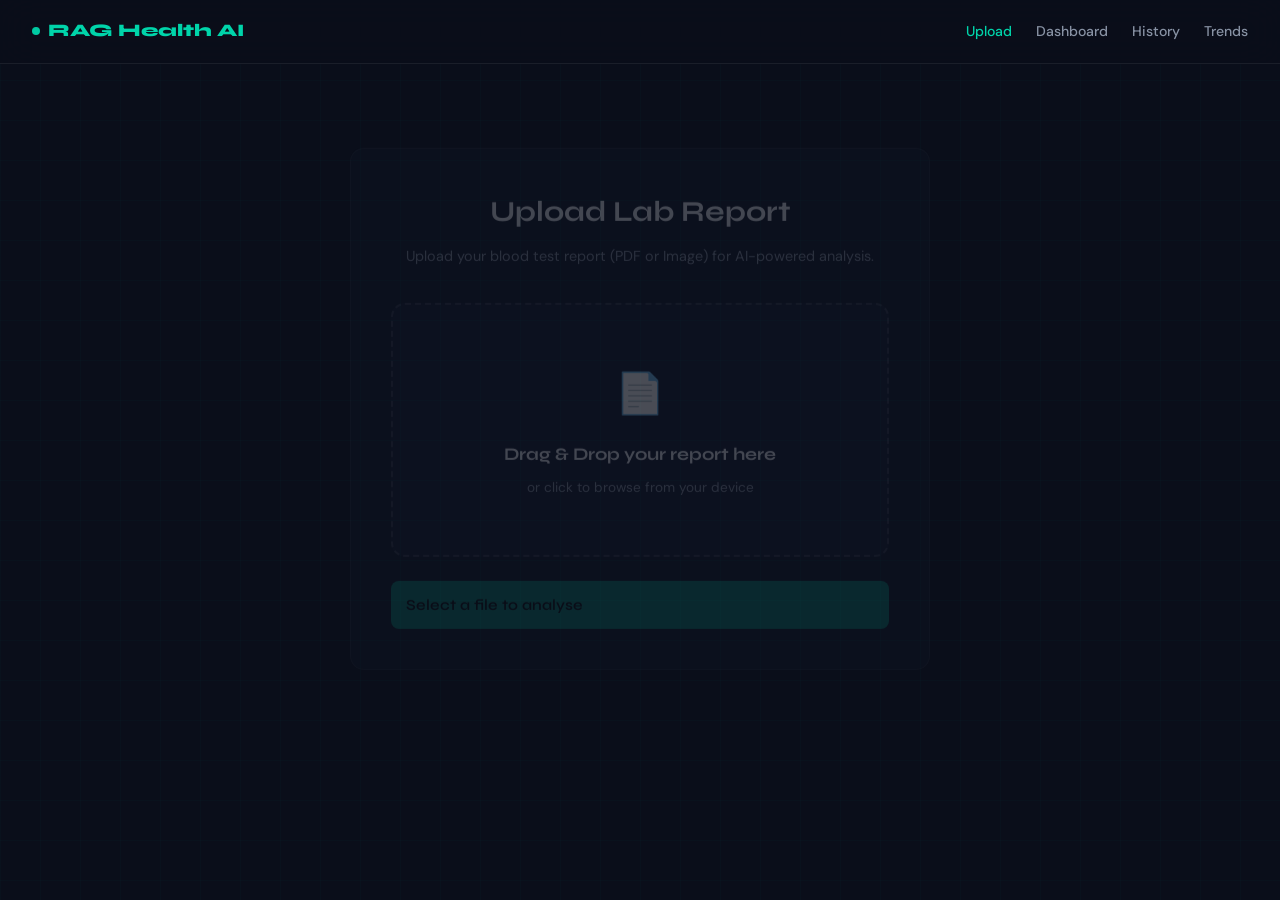
<file: index.html>
<!DOCTYPE html>
<html>

<head>
    <meta charset="UTF-8" />
    <meta http-equiv="refresh" content="0; url=frontend/index.html" />
    <title>RAG Health AI</title>
</head>

<body>
    <p>Redirecting... <a href="frontend/index.html">Click here if not redirected</a></p>
</body>

</html>
</file>
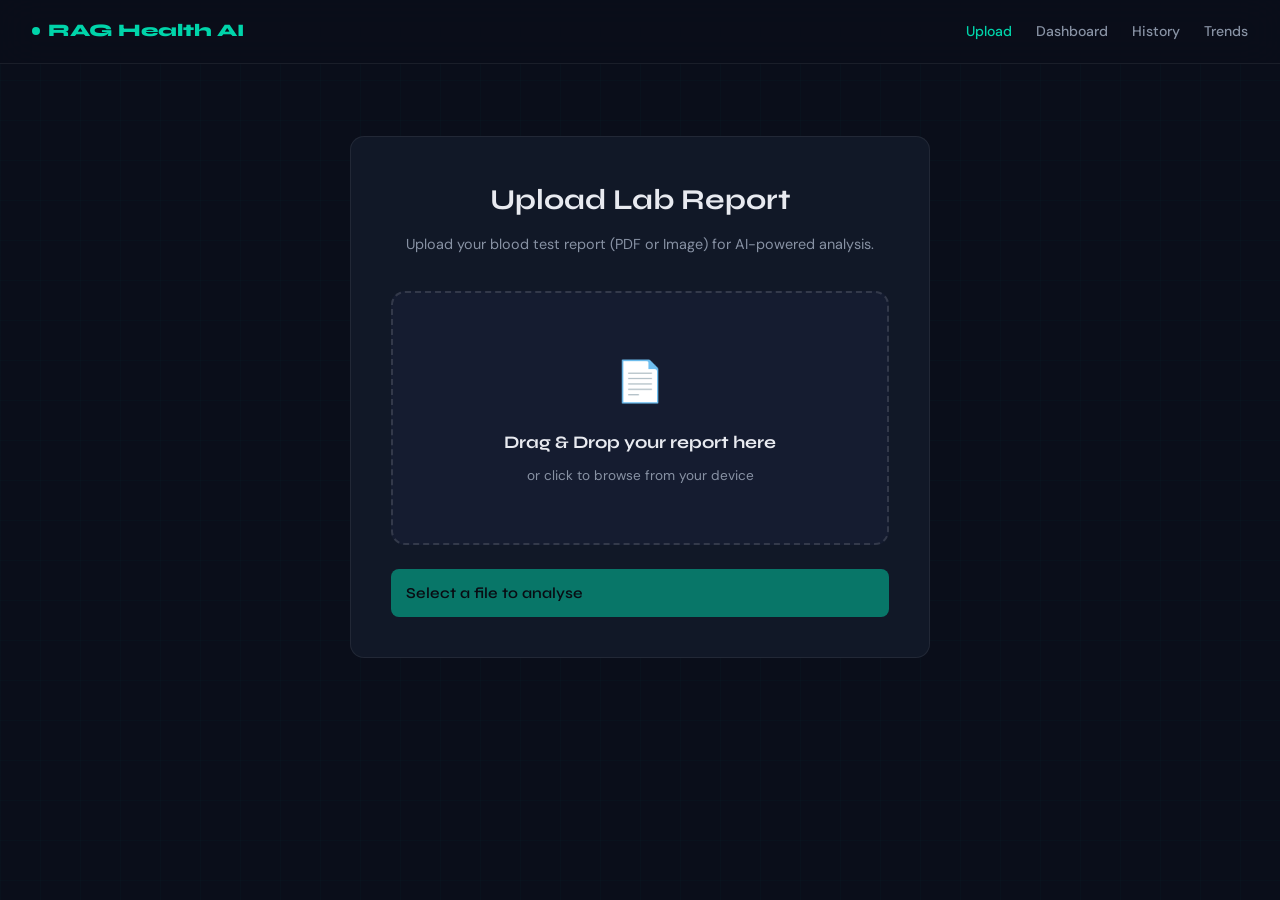
<file: frontend/index.html>
<!DOCTYPE html>
<html lang="en">
<head>
<meta charset="UTF-8"/><meta name="viewport" content="width=device-width,initial-scale=1.0"/>
<title>RAG Health AI — Upload Report</title>
<link rel="stylesheet" href="css/style.css"/>
<style>
.drop-area { border: 2px dashed var(--border2); border-radius: var(--radius); padding: 3.5rem 2rem; text-align: center; transition: all 0.3s; cursor: pointer; background: var(--bg3); margin-bottom: 1.5rem; }
.drop-area.dragging { border-color: var(--accent); background: rgba(0, 212, 170, 0.05); }
.drop-area:hover { border-color: var(--accent); }
.drop-icon { font-size: 2.5rem; color: var(--accent); margin-bottom: 1rem; }
.drop-title { font-family: 'Syne', sans-serif; font-size: 1.1rem; font-weight: 700; margin-bottom: 0.5rem; }
.drop-desc { color: var(--text2); font-size: 0.85rem; }
.file-selected { display: none; align-items: center; justify-content: space-between; background: var(--card); border: 1px solid var(--border); border-radius: var(--rsm); padding: 1rem 1.2rem; margin-bottom: 1.5rem; }
.file-selected.show { display: flex; animation: fadeUp 0.3s ease; }
.file-info { display: flex; align-items: center; gap: 12px; }
.file-name { font-weight: 600; font-size: 0.95rem; margin-bottom: 3px; }
.file-size { color: var(--text2); font-size: 0.8rem; }
.file-remove { background: rgba(255, 77, 109, 0.1); color: var(--red); border: none; border-radius: 6px; width: 28px; height: 28px; cursor: pointer; transition: background 0.2s; display: flex; align-items: center; justify-content: center; }
.file-remove:hover { background: rgba(255, 77, 109, 0.2); }
.progress-wrap { display: none; margin-top: 1.8rem; }
.progress-wrap.show { display: block; animation: fadeUp 0.3s ease; }
.progress-bar { height: 6px; background: var(--bg3); border-radius: 3px; overflow: hidden; margin-bottom: 0.6rem; }
.progress-fill { height: 100%; background: var(--accent); width: 0%; transition: width 0.3s ease; }
.progress-label { font-size: 0.85rem; color: var(--text2); text-align: center; display: block; font-weight: 500; }
.upload-card { max-width: 580px; margin: 2rem auto; padding: 2.5rem; }
</style>
</head>
<body>
<nav>
  <a href="index.html" class="nav-logo"><span class="nav-dot"></span>RAG Health AI</a>
  <div class="nav-links"><a href="index.html" class="active">Upload</a><a href="dashboard.html">Dashboard</a><a href="history.html">History</a><a href="trends.html">Trends</a></div>
  <div class="nav-user" id="navUser" style="display:none"><span id="navUserName"></span><button class="btn btn-danger" style="padding:4px 12px;font-size:0.78rem" onclick="logout()">Logout</button></div>
</nav>
<main>
  <div class="card upload-card fade-up">
    <div style="text-align:center; margin-bottom:2.2rem;">
      <h1 style="font-family:'Syne', sans-serif; font-size:1.8rem; margin-bottom:0.6rem;">Upload Lab Report</h1>
      <p style="color:var(--text2); font-size:0.9rem;">Upload your blood test report (PDF or Image) for AI-powered analysis.</p>
    </div>
    
    <input type="file" id="fileInput" accept=".pdf,image/*" style="display:none"/>
    
    <div class="drop-area" id="dropArea" onclick="document.getElementById('fileInput').click()">
      <div class="drop-icon">📄</div>
      <div class="drop-title">Drag & Drop your report here</div>
      <div class="drop-desc">or click to browse from your device</div>
    </div>

    <div class="file-selected" id="fileSelected">
      <div class="file-info">
        <div style="font-size:1.5rem">📄</div>
        <div>
          <div class="file-name" id="fileName">report.pdf</div>
          <div class="file-size" id="fileSize">1.2 MB</div>
        </div>
      </div>
      <button type="button" class="file-remove" id="fileRemove" style="border:none;background:none;cursor:pointer;">✕</button>
    </div>

    <button type="button" class="btn btn-primary" id="uploadBtn" style="width:100%; padding:0.95rem; font-size:0.95rem; font-weight:600;" disabled>
      <span id="btnText">Select a file to analyse</span>
    </button>

    <div class="progress-wrap" id="progressWrap">
      <div class="progress-bar"><div class="progress-fill" id="progressFill"></div></div>
      <span class="progress-label" id="progressLabel">Analysing...</span>
    </div>
  </div>
</main>
<script src="js/auth.js"></script>
<script>renderNavUser();</script>
<script src="js/upload.js"></script>
</body>
</html>
</file>
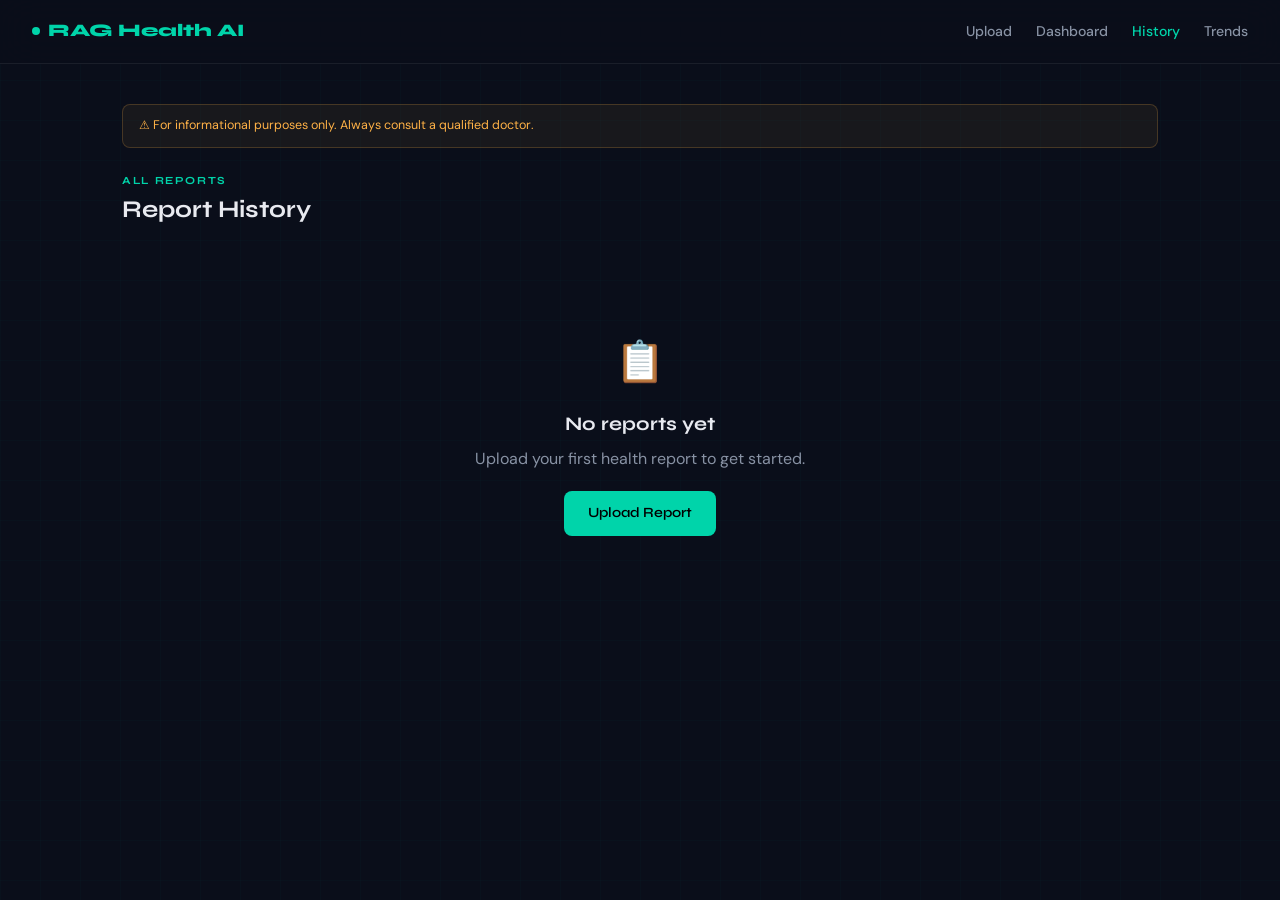
<file: frontend/history.html>
<!DOCTYPE html>
<html lang="en">
<head>
<meta charset="UTF-8"/><meta name="viewport" content="width=device-width,initial-scale=1.0"/>
<title>RAG Health AI — History</title>
<link rel="stylesheet" href="css/style.css"/>
<style>
.reports-grid{display:grid;grid-template-columns:repeat(auto-fill,minmax(280px,1fr));gap:1rem}
.report-card{background:var(--card);border:1px solid var(--border);border-top:3px solid var(--border);border-radius:var(--radius);padding:1.4rem;cursor:pointer;transition:all 0.2s;animation:fadeUp 0.4s ease both}
.report-card.good{border-top-color:var(--green)}.report-card.warn{border-top-color:var(--warn)}.report-card.bad{border-top-color:var(--red)}
.report-card:hover{transform:translateY(-3px);border-color:var(--border2);box-shadow:var(--shadow)}
.report-top{display:flex;align-items:flex-start;justify-content:space-between;margin-bottom:0.85rem}
.report-icon{width:38px;height:38px;background:var(--bg3);border-radius:9px;display:flex;align-items:center;justify-content:center;font-size:1.2rem}
.report-score{font-family:'Syne',sans-serif;font-size:1.4rem;font-weight:800;line-height:1}
.report-score-label{font-size:0.68rem;color:var(--text3)}
.score-good{color:var(--green)}.score-warn{color:var(--warn)}.score-bad{color:var(--red)}
.report-name{font-weight:600;font-size:0.88rem;margin-bottom:0.2rem;white-space:nowrap;overflow:hidden;text-overflow:ellipsis}
.report-date{font-size:0.76rem;color:var(--text2)}
.report-footer{display:flex;align-items:center;justify-content:space-between;margin-top:0.85rem;padding-top:0.85rem;border-top:1px solid var(--border)}
.report-meta{font-size:0.75rem;color:var(--text2)}
.empty-state{text-align:center;padding:5rem 2rem;color:var(--text2)}
.empty-icon{font-size:2.5rem;margin-bottom:1rem}
.empty-state h2{font-family:'Syne',sans-serif;font-size:1.2rem;margin-bottom:0.4rem;color:var(--text)}
.loading-state{text-align:center;padding:4rem;color:var(--text2)}
</style>
</head>
<body>
<nav>
  <a href="index.html" class="nav-logo"><span class="nav-dot"></span>RAG Health AI</a>
  <div class="nav-links"><a href="index.html">Upload</a><a href="dashboard.html">Dashboard</a><a href="history.html" class="active">History</a><a href="trends.html">Trends</a></div>
  <div class="nav-user" id="navUser" style="display:none"><span id="navUserName"></span><button class="btn btn-danger" style="padding:4px 12px;font-size:0.78rem" onclick="logout()">Logout</button></div>
</nav>
<main>
  <div class="disclaimer fade-up">⚠ For informational purposes only. Always consult a qualified doctor.</div>
  <div class="fade-up" style="margin-bottom:1.5rem"><div class="section-label">All Reports</div><div class="section-title">Report History</div></div>
  <div id="loadingState" class="loading-state"><div class="spinner" style="width:28px;height:28px;margin:0 auto 1rem"></div><p>Loading reports...</p></div>
  <div id="emptyState" class="empty-state" style="display:none">
    <div class="empty-icon">📋</div>
    <h2>No reports yet</h2>
    <p style="margin-bottom:1.2rem">Upload your first health report to get started.</p>
    <a href="index.html" class="btn btn-primary">Upload Report</a>
  </div>
  <div class="reports-grid" id="reportsGrid"></div>
</main>
<div class="toast" id="toast"></div>
<script src="js/auth.js"></script>
<script src="js/history.js"></script>
</body>
</html>
</file>
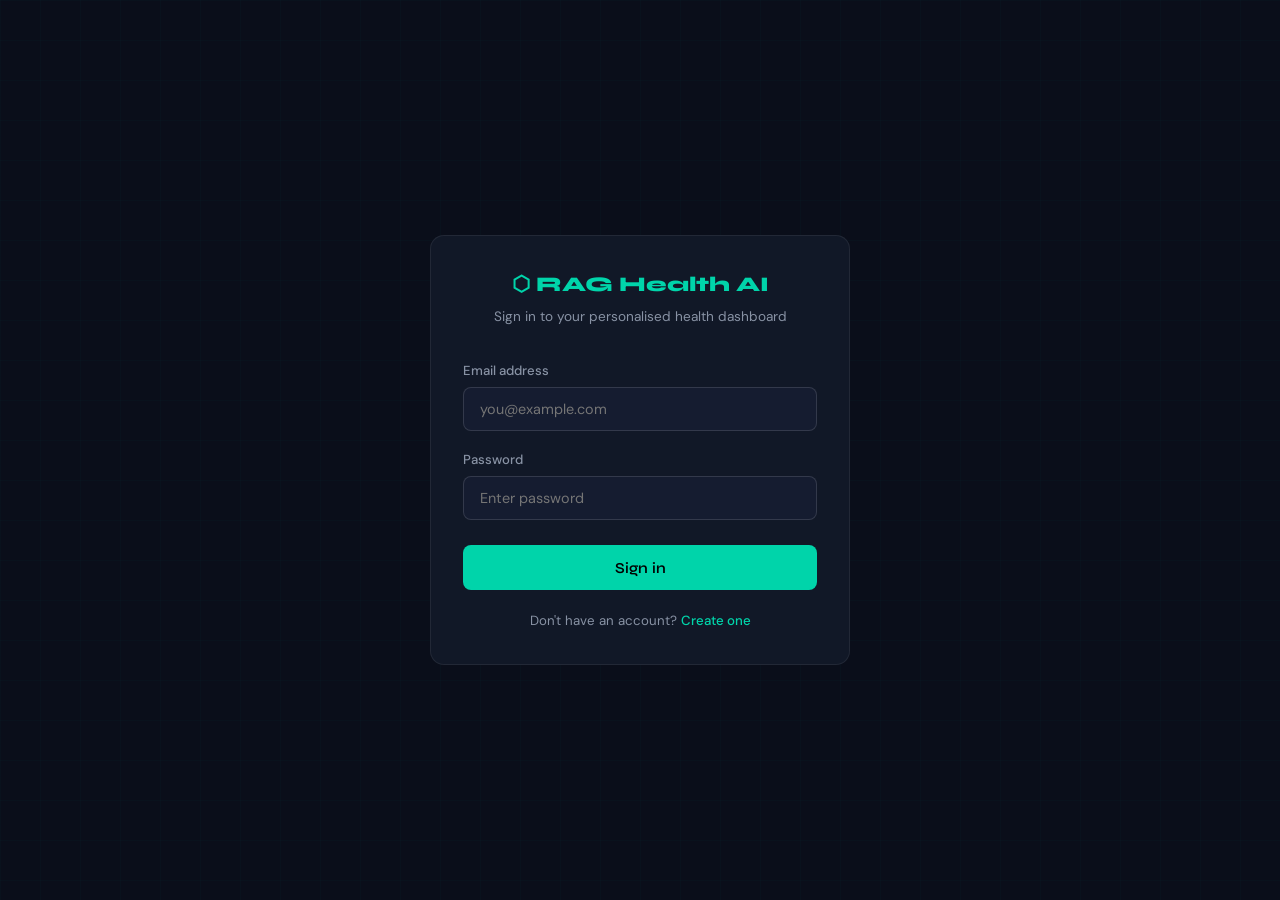
<file: frontend/login.html>
<!DOCTYPE html>
<html lang="en">
<head>
<meta charset="UTF-8"/><meta name="viewport" content="width=device-width,initial-scale=1.0"/>
<title>RAG Health AI — Login</title>
<link rel="stylesheet" href="css/style.css"/>
<style>
body{display:flex;align-items:center;justify-content:center;min-height:100vh}
.auth-box{width:100%;max-width:420px;padding:2rem}
.auth-logo{font-family:'Syne',sans-serif;font-size:1.3rem;font-weight:800;color:var(--accent);text-align:center;margin-bottom:0.3rem}
.auth-sub{text-align:center;color:var(--text2);font-size:0.85rem;margin-bottom:2rem}
.form-group{margin-bottom:1.1rem}
label{display:block;font-size:0.82rem;font-weight:500;color:var(--text2);margin-bottom:6px}
input[type=email],input[type=password],input[type=text]{width:100%;background:var(--bg3);border:1px solid var(--border2);border-radius:var(--rsm);padding:0.75rem 1rem;color:var(--text);font-family:'DM Sans',sans-serif;font-size:0.9rem;outline:none;transition:border-color 0.2s}
input:focus{border-color:var(--accent)}
.btn-block{width:100%;justify-content:center;padding:0.85rem;font-size:0.95rem;margin-top:0.5rem}
.auth-footer{text-align:center;margin-top:1.25rem;font-size:0.83rem;color:var(--text2)}
.auth-footer a{color:var(--accent);text-decoration:none;font-weight:500}
.error-msg{background:rgba(255,77,109,0.1);border:1px solid rgba(255,77,109,0.25);border-radius:var(--rsm);padding:0.65rem 1rem;font-size:0.83rem;color:var(--red);margin-bottom:1rem;display:none}
</style>
</head>
<body>
<div class="auth-box card fade-up">
  <div class="auth-logo">⬡ RAG Health AI</div>
  <div class="auth-sub">Sign in to your personalised health dashboard</div>
  <div class="error-msg" id="errorMsg"></div>
  <div class="form-group"><label>Email address</label><input type="email" id="email" placeholder="you@example.com"/></div>
  <div class="form-group"><label>Password</label><input type="password" id="password" placeholder="Enter password" onkeydown="if(event.key==='Enter')doLogin()"/></div>
  <button class="btn btn-primary btn-block" id="loginBtn" onclick="doLogin()"><span id="btnText">Sign in</span></button>
  <div class="auth-footer">Don't have an account? <a href="register.html">Create one</a></div>
</div>
<div class="toast" id="toast"></div>
<script src="js/auth.js"></script>
<script>
if(getToken())window.location.href='dashboard.html';
async function doLogin(){
  const email=document.getElementById('email').value.trim(),password=document.getElementById('password').value;
  const btn=document.getElementById('loginBtn'),btnText=document.getElementById('btnText'),err=document.getElementById('errorMsg');
  if(!email||!password){err.textContent='Please enter email and password.';err.style.display='block';return;}
  btn.disabled=true;btnText.innerHTML='<span class="spinner"></span>';
  try{
    const res=await fetch(API+'/login',{method:'POST',headers:{'Content-Type':'application/json'},body:JSON.stringify({email,password})});
    const data=await res.json();
    if(res.ok){setSession(data.token,data.user);window.location.href='dashboard.html';}
    else{err.textContent=data.error||'Login failed';err.style.display='block';btn.disabled=false;btnText.textContent='Sign in';}
  }catch(e){err.textContent='Cannot connect to server. Make sure Flask is running on port 5000.';err.style.display='block';btn.disabled=false;btnText.textContent='Sign in';}
}
</script>
</body>
</html>
</file>
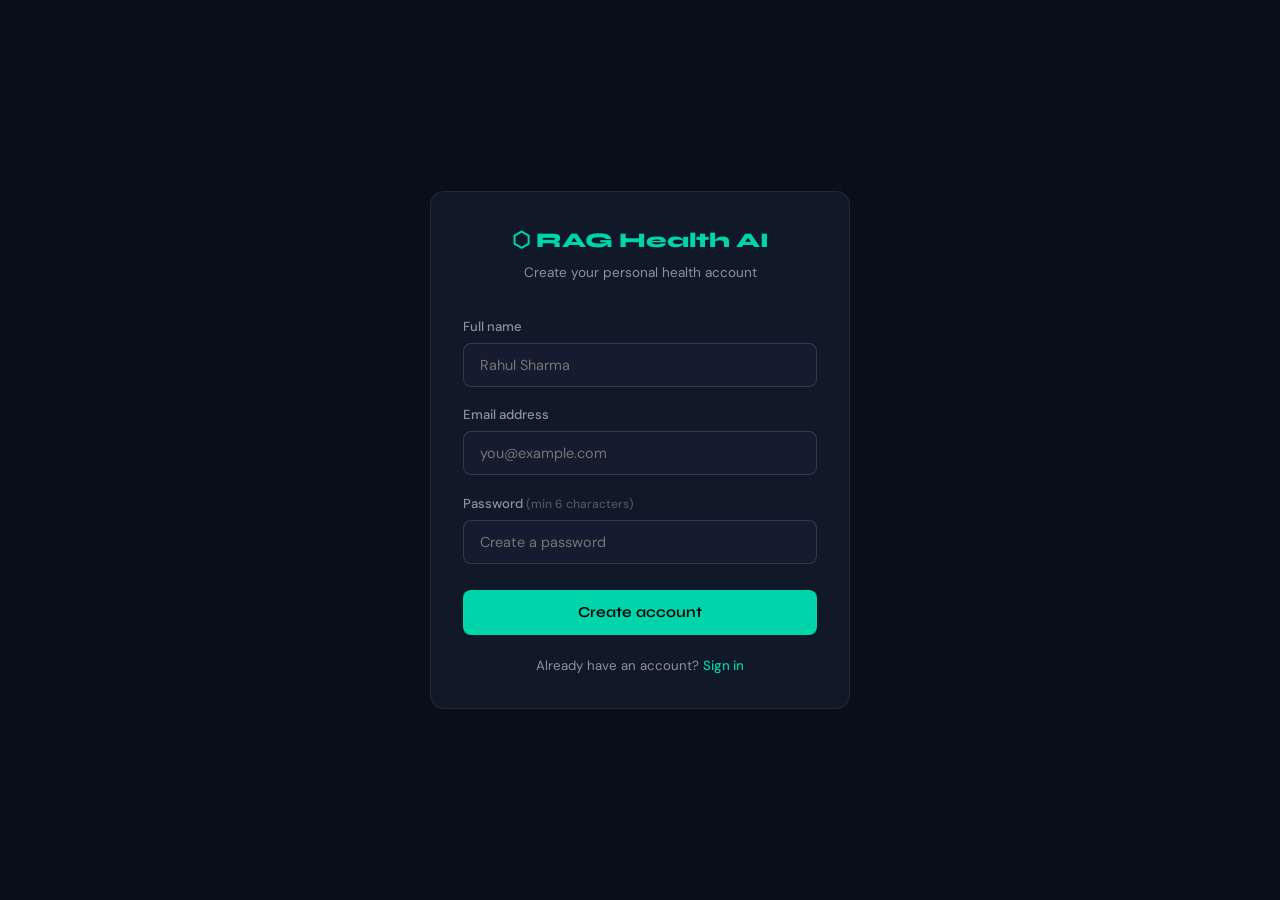
<file: frontend/register.html>
<!DOCTYPE html>
<html lang="en">
<head>
<meta charset="UTF-8"/><meta name="viewport" content="width=device-width,initial-scale=1.0"/>
<title>RAG Health AI — Register</title>
<link rel="stylesheet" href="css/style.css"/>
<style>
body{display:flex;align-items:center;justify-content:center;min-height:100vh}
.auth-box{width:100%;max-width:420px;padding:2rem}
.auth-logo{font-family:'Syne',sans-serif;font-size:1.3rem;font-weight:800;color:var(--accent);text-align:center;margin-bottom:0.3rem}
.auth-sub{text-align:center;color:var(--text2);font-size:0.85rem;margin-bottom:2rem}
.form-group{margin-bottom:1.1rem}
label{display:block;font-size:0.82rem;font-weight:500;color:var(--text2);margin-bottom:6px}
input[type=email],input[type=password],input[type=text]{width:100%;background:var(--bg3);border:1px solid var(--border2);border-radius:var(--rsm);padding:0.75rem 1rem;color:var(--text);font-family:'DM Sans',sans-serif;font-size:0.9rem;outline:none;transition:border-color 0.2s}
input:focus{border-color:var(--accent)}
.btn-block{width:100%;justify-content:center;padding:0.85rem;font-size:0.95rem;margin-top:0.5rem}
.auth-footer{text-align:center;margin-top:1.25rem;font-size:0.83rem;color:var(--text2)}
.auth-footer a{color:var(--accent);text-decoration:none;font-weight:500}
.error-msg{background:rgba(255,77,109,0.1);border:1px solid rgba(255,77,109,0.25);border-radius:var(--rsm);padding:0.65rem 1rem;font-size:0.83rem;color:var(--red);margin-bottom:1rem;display:none}
</style>
</head>
<body>
<div class="auth-box card fade-up">
  <div class="auth-logo">⬡ RAG Health AI</div>
  <div class="auth-sub">Create your personal health account</div>
  <div class="error-msg" id="errorMsg"></div>
  <div class="form-group"><label>Full name</label><input type="text" id="name" placeholder="Rahul Sharma"/></div>
  <div class="form-group"><label>Email address</label><input type="email" id="email" placeholder="you@example.com"/></div>
  <div class="form-group"><label>Password <span style="color:var(--text3);font-size:0.75rem">(min 6 characters)</span></label><input type="password" id="password" placeholder="Create a password" onkeydown="if(event.key==='Enter')doRegister()"/></div>
  <button class="btn btn-primary btn-block" id="regBtn" onclick="doRegister()"><span id="btnText">Create account</span></button>
  <div class="auth-footer">Already have an account? <a href="login.html">Sign in</a></div>
</div>
<div class="toast" id="toast"></div>
<script src="js/auth.js"></script>
<script>
if(getToken())window.location.href='dashboard.html';
async function doRegister(){
  const name=document.getElementById('name').value.trim(),email=document.getElementById('email').value.trim(),password=document.getElementById('password').value;
  const btn=document.getElementById('regBtn'),btnText=document.getElementById('btnText'),err=document.getElementById('errorMsg');
  if(!name||!email||!password){err.textContent='All fields are required.';err.style.display='block';return;}
  if(password.length<6){err.textContent='Password must be at least 6 characters.';err.style.display='block';return;}
  btn.disabled=true;btnText.innerHTML='<span class="spinner"></span>';
  try{
    const res=await fetch(API+'/register',{method:'POST',headers:{'Content-Type':'application/json'},body:JSON.stringify({name,email,password})});
    const data=await res.json();
    if(res.ok){setSession(data.token,data.user);window.location.href='dashboard.html';}
    else{err.textContent=data.error||'Registration failed';err.style.display='block';btn.disabled=false;btnText.textContent='Create account';}
  }catch(e){err.textContent='Cannot connect to server. Make sure Flask is running on port 5000.';err.style.display='block';btn.disabled=false;btnText.textContent='Create account';}
}
</script>
</body>
</html>
</file>
<file: frontend/css/style.css>
@import url('https://fonts.googleapis.com/css2?family=Syne:wght@400;600;700;800&family=DM+Sans:wght@300;400;500&display=swap');

:root {
  --bg:       #0a0e1a;
  --bg2:      #0f1526;
  --bg3:      #151c30;
  --card:     #111827;
  --border:   rgba(255,255,255,0.07);
  --border2:  rgba(255,255,255,0.13);
  --accent:   #00d4aa;
  --accent2:  #0099ff;
  --red:      #ff4d6d;
  --warn:     #ffb347;
  --green:    #00d4aa;
  --text:     #e8eaf0;
  --text2:    #8892a4;
  --text3:    #4a5568;
  --radius:   14px;
  --rsm:      8px;
  --shadow:   0 4px 24px rgba(0,0,0,0.4);
}

*,*::before,*::after { box-sizing:border-box; margin:0; padding:0; }
html { scroll-behavior:smooth; }
body {
  font-family:'DM Sans',sans-serif;
  background:var(--bg); color:var(--text);
  min-height:100vh; overflow-x:hidden; line-height:1.6;
}
body::before {
  content:''; position:fixed; inset:0;
  background-image:
    linear-gradient(rgba(0,212,170,0.025) 1px,transparent 1px),
    linear-gradient(90deg,rgba(0,212,170,0.025) 1px,transparent 1px);
  background-size:40px 40px; pointer-events:none; z-index:0;
}

nav {
  position:sticky; top:0; z-index:100;
  background:rgba(10,14,26,0.9); backdrop-filter:blur(20px);
  border-bottom:1px solid var(--border);
  padding:0 2rem; display:flex; align-items:center;
  justify-content:space-between; height:64px;
}
.nav-logo {
  font-family:'Syne',sans-serif; font-weight:800; font-size:1.1rem;
  color:var(--accent); text-decoration:none;
  display:flex; align-items:center; gap:8px;
}
.nav-dot { width:8px;height:8px;background:var(--accent);border-radius:50%;animation:pulse 2s infinite; }
.nav-links { display:flex; gap:1.5rem; align-items:center; }
.nav-links a { color:var(--text2); text-decoration:none; font-size:0.88rem; font-weight:500; transition:color 0.2s; }
.nav-links a:hover,.nav-links a.active { color:var(--accent); }
.nav-user { font-size:0.82rem; color:var(--text2); display:flex; align-items:center; gap:10px; }
.nav-user span { color:var(--accent); font-weight:500; }

main { position:relative; z-index:1; max-width:1100px; margin:0 auto; padding:2.5rem 2rem; }

.card { background:var(--card); border:1px solid var(--border); border-radius:var(--radius); padding:1.75rem; transition:border-color 0.2s; }
.card:hover { border-color:var(--border2); }

.btn { display:inline-flex; align-items:center; gap:8px; padding:0.7rem 1.5rem; border-radius:var(--rsm); font-family:'Syne',sans-serif; font-weight:600; font-size:0.88rem; cursor:pointer; border:none; transition:all 0.2s; text-decoration:none; }
.btn-primary { background:var(--accent); color:#000; }
.btn-primary:hover { background:#00f0c0; transform:translateY(-1px); box-shadow:0 4px 20px rgba(0,212,170,0.35); }
.btn-secondary { background:transparent; color:var(--text2); border:1px solid var(--border2); }
.btn-secondary:hover { color:var(--text); border-color:var(--accent); }
.btn-danger { background:transparent; color:var(--red); border:1px solid rgba(255,77,109,0.3); }
.btn-danger:hover { background:rgba(255,77,109,0.1); }
.btn:disabled { opacity:0.5; cursor:not-allowed; transform:none !important; }

.badge { display:inline-flex; align-items:center; gap:4px; padding:3px 10px; border-radius:20px; font-size:0.7rem; font-weight:600; letter-spacing:0.04em; text-transform:uppercase; }
.badge-normal  { background:rgba(0,212,170,0.12); color:var(--green); border:1px solid rgba(0,212,170,0.25); }
.badge-high    { background:rgba(255,77,109,0.12); color:var(--red);   border:1px solid rgba(255,77,109,0.25); }
.badge-low     { background:rgba(255,179,71,0.12);  color:var(--warn);  border:1px solid rgba(255,179,71,0.25); }
.badge-improving { background:rgba(0,212,170,0.12); color:var(--green); border:1px solid rgba(0,212,170,0.25); }
.badge-worsening { background:rgba(255,77,109,0.12); color:var(--red);  border:1px solid rgba(255,77,109,0.25); }
.badge-stable    { background:rgba(255,179,71,0.12); color:var(--warn); border:1px solid rgba(255,179,71,0.25); }

.section-label { font-family:'Syne',sans-serif; font-size:0.68rem; font-weight:700; letter-spacing:0.15em; text-transform:uppercase; color:var(--accent); margin-bottom:0.4rem; }
.section-title { font-family:'Syne',sans-serif; font-size:1.5rem; font-weight:700; color:var(--text); line-height:1.2; }

.disclaimer { background:rgba(255,179,71,0.06); border:1px solid rgba(255,179,71,0.2); border-radius:var(--rsm); padding:0.7rem 1rem; font-size:0.78rem; color:var(--warn); display:flex; align-items:center; gap:8px; margin-bottom:1.5rem; }

.spinner { width:18px;height:18px;border:2px solid rgba(0,212,170,0.3);border-top-color:var(--accent);border-radius:50%;animation:spin 0.7s linear infinite;display:inline-block; }

.toast { position:fixed; bottom:2rem; right:2rem; background:var(--card); border:1px solid var(--border2); border-radius:var(--rsm); padding:0.9rem 1.4rem; font-size:0.88rem; box-shadow:var(--shadow); z-index:999; transform:translateY(80px); opacity:0; transition:all 0.3s cubic-bezier(0.34,1.56,0.64,1); }
.toast.show { transform:translateY(0); opacity:1; }
.toast.success { border-color:var(--accent); }
.toast.error   { border-color:var(--red); }

@keyframes pulse { 0%,100%{opacity:1;transform:scale(1)} 50%{opacity:.5;transform:scale(.8)} }
@keyframes fadeUp { from{opacity:0;transform:translateY(16px)} to{opacity:1;transform:translateY(0)} }
@keyframes spin { to{transform:rotate(360deg)} }

.fade-up   { animation:fadeUp 0.45s ease both; }
.fade-up-1 { animation-delay:.08s; }
.fade-up-2 { animation-delay:.16s; }
.fade-up-3 { animation-delay:.24s; }
.fade-up-4 { animation-delay:.32s; }

::-webkit-scrollbar { width:5px; }
::-webkit-scrollbar-track { background:var(--bg); }
::-webkit-scrollbar-thumb { background:var(--bg3); border-radius:3px; }

@media(max-width:768px) { main{padding:1.5rem 1rem;} .nav-links{gap:1rem;} }
</file>
